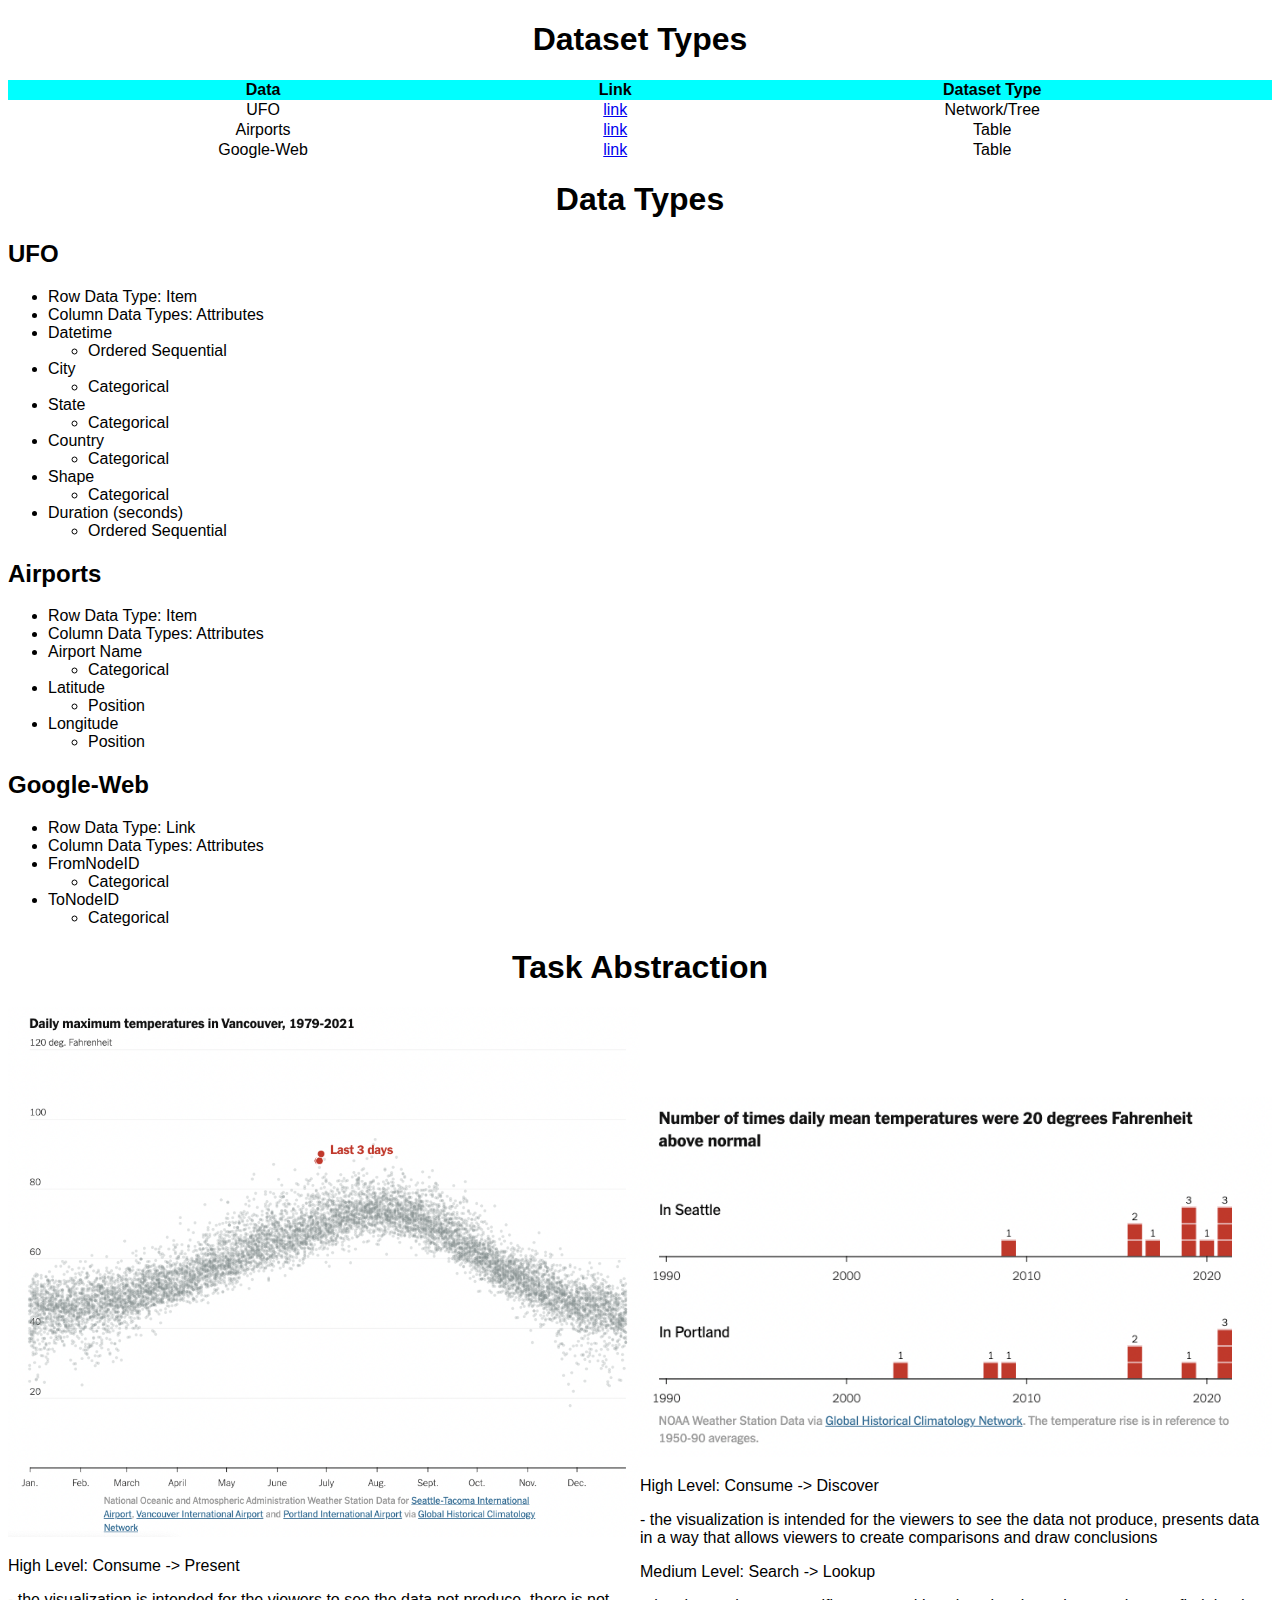
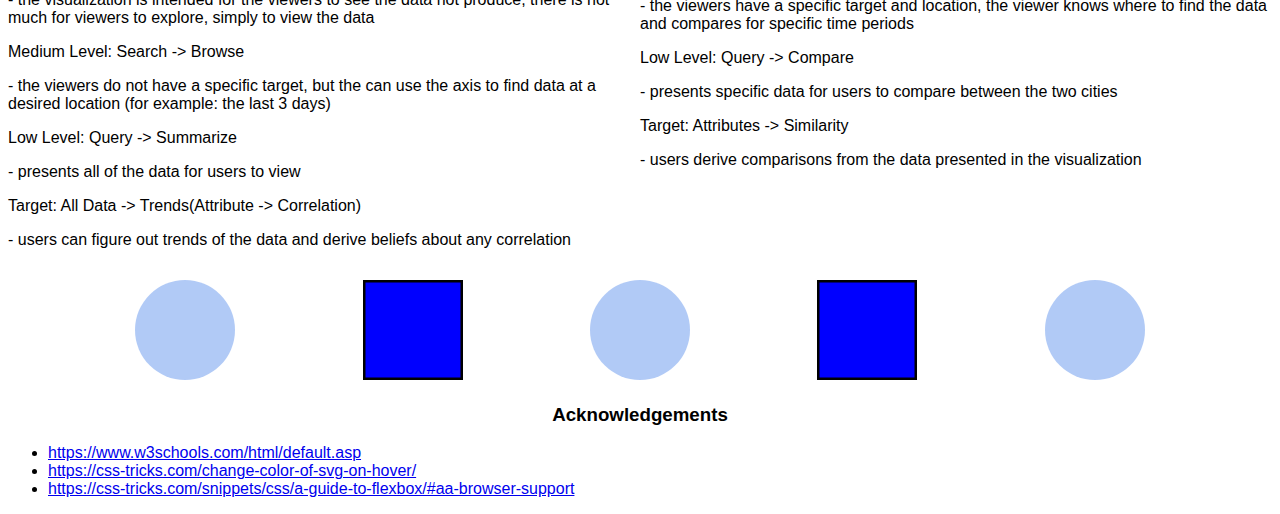
<file: HW2-StaticWebsite/index.html>
<!DOCTYPE html>
<html> 

<head>
    <link rel="stylesheet" href="style.css">
    <meta charset=utf-8/>
    <title>hw-02</title>
</head>

<body>

    <div id="data-abstraction">
        <div class="info">
            <h1 class="center">Dataset Types</h1>
            <table id="dstypes">
                <tr id="headrow">
                    <th>Data</th>
                    <th>Link</th>
                    <th>Dataset Type</th>
                </tr>
                <tr class="center">
                    <td>UFO</td>
                    <td><a href= data/UFO.csv target="_blank">link</a></td>
                    <td>Network/Tree</td>
                </tr>
                <tr class="center">
                    <td>Airports</td>
                    <td><a href= data/Airports.csv target="_blank">link</a></td>
                    <td>Table</td>
                </tr>
                <tr class="center">
                    <td>Google-Web</td>
                    <td><a href= data/Google-Web.txt target="_blank">link</a></td>
                    <td>Table</td>
                </tr>
            </table>
        </div>

        <div class="info">
            <h1 class="center">Data Types</h1>
            <h2>UFO</h2>
            <ul>
                <li>Row Data Type: Item</li>
                <li>Column Data Types: Attributes</li>
                <li>Datetime</li>
                <ul>
                <li style="list-style-type:circle">Ordered Sequential</li>
                </ul>
                <li>City</li>
                <ul>
                <li style="list-style-type:circle">Categorical</li>
                </ul>
                <li>State</li>
                <ul>
                <li style="list-style-type:circle">Categorical</li>
                </ul>
                <li>Country</li>
                <ul>
                <li style="list-style-type:circle">Categorical</li>
                </ul>
                <li>Shape</li>
                <ul>
                <li style="list-style-type:circle">Categorical</li>
                </ul>
                <li>Duration (seconds)</li>
                <ul>
                <li style="list-style-type:circle">Ordered Sequential</li>
                </ul>
            </ul>
            <h2>Airports</h2>
            <ul>
                <li>Row Data Type: Item</li>
                <li>Column Data Types: Attributes</li>
                <li>Airport Name</li>
                <ul>
                    <li style="list-style-type:circle">Categorical</li>
                </ul>
                <li>Latitude</li>
                <ul>
                    <li style="list-style-type:circle">Position</li>
                </ul>
                <li>Longitude</li>
                <ul>
                <li style="list-style-type:circle">Position</li>
                </ul>
            </ul>
            <h2>Google-Web</h2>
            <ul>
                <li>Row Data Type: Link</li>
                <li>Column Data Types: Attributes</li>
                <li>FromNodeID</li>
                <ul>
                <li style="list-style-type:circle">Categorical</li>
                </ul>
                <li>ToNodeID</li>
                <ul>
                <li style="list-style-type:circle">Categorical</li>
                </ul>
            </ul>
        </div>
    </div>

    <div id="task-abstraction">
        <h1 class="center">Task Abstraction</h1>
        <div class="Parent">
            <div class="child1">
                <img src="img/vis1.png">
                <p>High Level: Consume -> Present </p>
                <p>- the visualization is intended for the viewers to see the data not produce, there is not much for viewers to explore, simply to view the data </p>
                <p>Medium Level: Search -> Browse</p>
                <p>- the viewers do not have a specific target, but the can use the axis to find data at a desired location (for example: the last 3 days)</p>
                <p>Low Level: Query -> Summarize</p>
                <p>- presents all of the data for users to view</p>
                <p>Target: All Data -> Trends(Attribute -> Correlation)</p>
                <p>- users can figure out trends of the data and derive beliefs about any correlation</p>
            </div>
            <div class="child2">
                <img src="img/vis2.png">
                <p>High Level: Consume -> Discover</p>
                <p>- the visualization is intended for the viewers to see the data not produce, presents data in a way that allows viewers to create comparisons and draw conclusions </p>
                <p>Medium Level: Search -> Lookup</p>
                <p>- the viewers have a specific target and location, the viewer knows where to find the data and compares for specific time periods</p>
                <p>Low Level: Query -> Compare</p>
                <p>- presents specific data for users to compare between the two cities</p>
                <p>Target: Attributes -> Similarity</p>
                <p>- users derive comparisons from the data presented in the visualization</p>
            </div>
    </div>

    <div id="decoration">
        <svg width="110" height="110">
            <circle class="circle" cx="55" cy="55" r="50" fill="cornflowerblue" fill-opacity= "0.5"/>
        </svg>
        <svg width="100" height="100">
            <rect class="square" width="100" height="100" fill="blue"/>
        </svg>
        <svg width="110" height="110">
            <circle class="circle" cx="55" cy="55" r="50" fill="cornflowerblue" fill-opacity= "0.5"/>
        </svg>
        <svg width="100" height="100">
            <rect class="square" width="100" height="100" fill="blue" stroke-width:5px stroke:rgb(0,0,0)/>
        </svg>
        <svg width="110" height="110">
            <circle class="circle" cx="55" cy="55" r="50" fill="cornflowerblue" fill-opacity= "0.5"/>
        </svg>
    </div>

    <h3 class="center">Acknowledgements</h3>
    <div id="acknowledgements">
        <ul>
        <li><a href=https://www.w3schools.com/html/default.asp  target="_blank">https://www.w3schools.com/html/default.asp</a></li>
        <li><a href=https://css-tricks.com/change-color-of-svg-on-hover/  target="_blank">https://css-tricks.com/change-color-of-svg-on-hover/</a></li>
        <li><a href=https://css-tricks.com/snippets/css/a-guide-to-flexbox/#aa-browser-support  target="_blank">https://css-tricks.com/snippets/css/a-guide-to-flexbox/#aa-browser-support</a></li>
        </ul>
    </div>
    
</body>

</html>
</file>
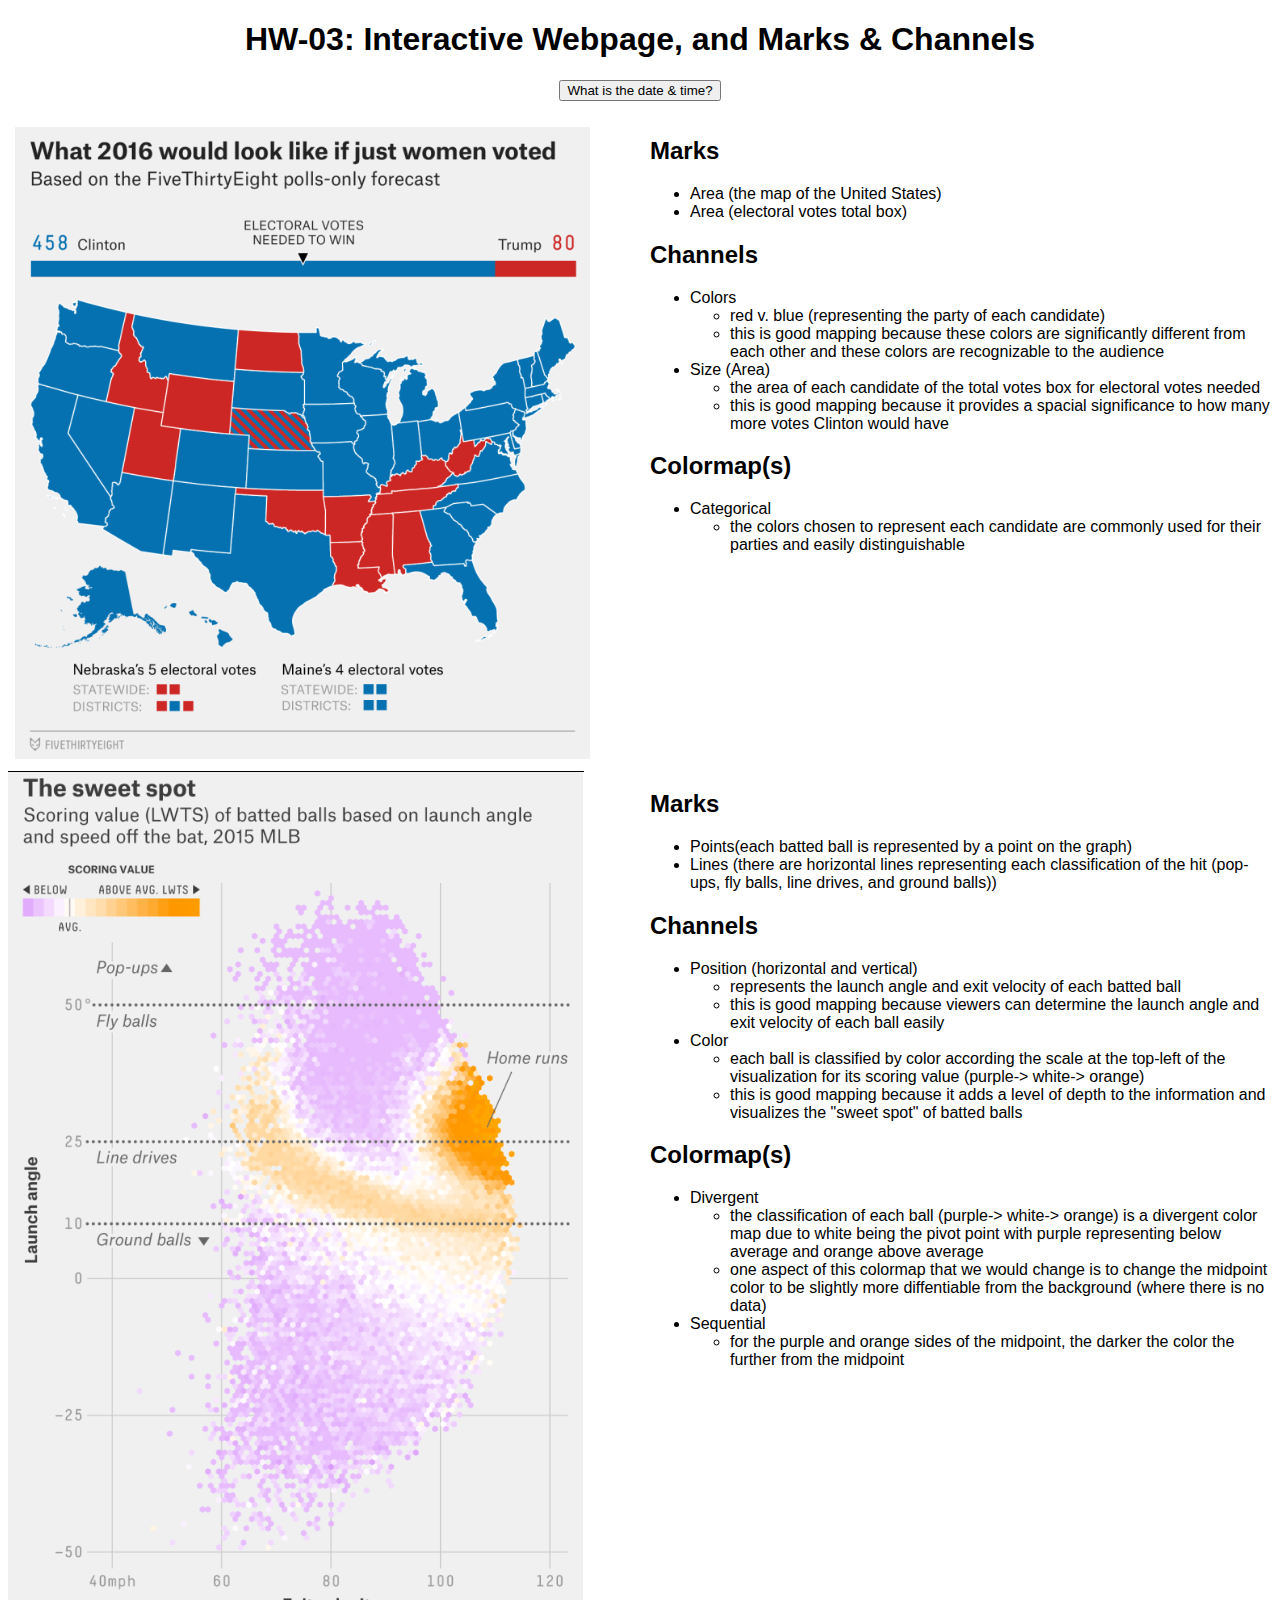
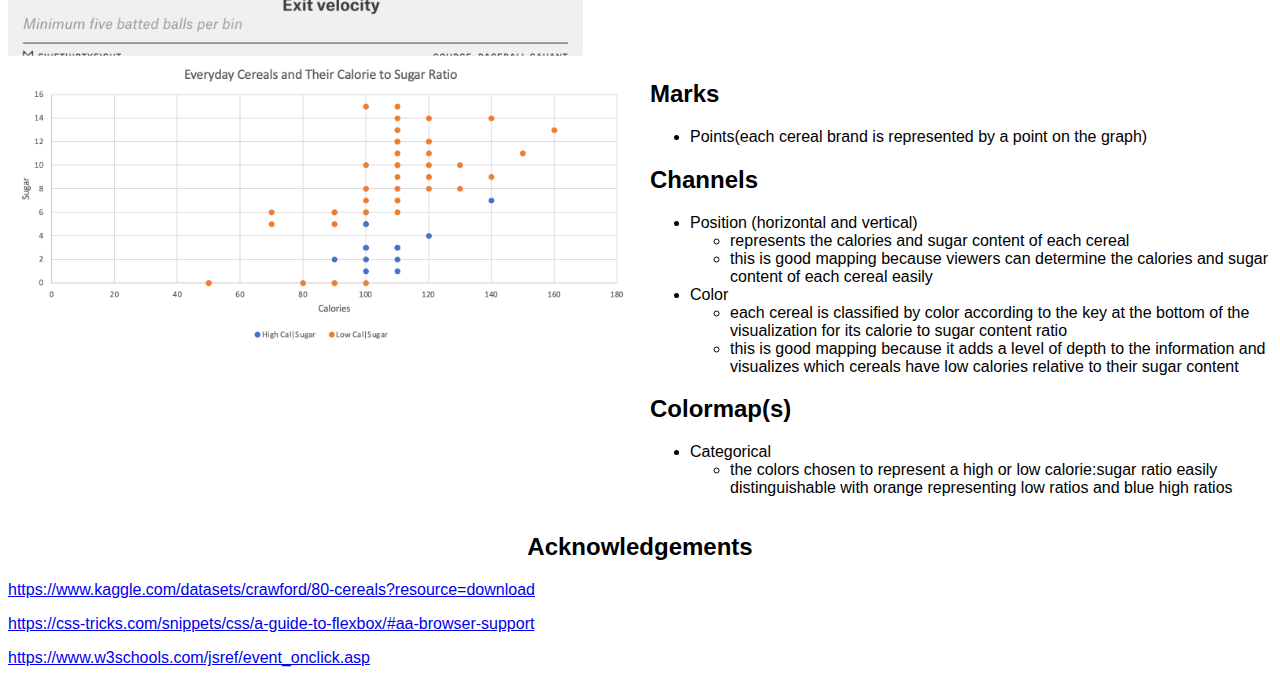
<file: HW3-InteractiveWesbite/index.html>
<!DOCTYPE html>
<html> 

<head>
    <link rel="stylesheet" href="style.css">
    <meta charset=utf-8/>
    <title>HW-03</title>
</head>

<body>
<h1 class="center">HW-03: Interactive Webpage, and Marks & Channels</h1>
<div class="center">
    <button type="button" onclick="GetDate()">What is the date & time?</button>
</div>
<div id="button-div" class="center">
    <p></p>
</div>

<div class="main">
    <div class="parent">
        <div class="image">
            <img src="img/vis1.png">
        </div>
        <div class="text">
            <h2>Marks</h2>
            <ul>
                <li>Area (the map of the United States)</li>
                <li>Area (electoral votes total box)</li>
            </ul>
            <h2>Channels</h2>
            <ul>
                <li>Colors</li>
                <ul>
                    <li>red v. blue (representing the party of each candidate)</li>
                    <li>this is good mapping because these colors are significantly different from each other and these colors are recognizable to the audience</li>
                </ul>
                <li>Size (Area)</li>
                <ul>
                    <li>the area of each candidate of the total votes box for electoral votes needed</li>
                    <li>this is good mapping because it provides a spacial significance to how many more votes Clinton would have</li>
                </ul>
            </ul>
            <h2>Colormap(s)</h2>
            <ul>
                <li>Categorical</li>
                <ul>
                    <li>the colors chosen to represent each candidate are commonly used for their parties and easily distinguishable</li>
                </ul>
            </ul>
        </div>
    </div>
    <div class="parent">
        <div class="image">
            <img src="img/vis2.png">
        </div>
        <div class="text">
            <h2>Marks</h2>
            <ul>
                <li>Points(each batted ball is represented by a point on the graph)</li>
                <li>Lines (there are horizontal lines representing each classification of the hit (pop-ups, fly balls, line drives, and ground balls)) </li>
            </ul>
            <h2>Channels</h2>
            <ul>
                <li>Position (horizontal and vertical)</li>
                <ul>
                    <li>represents the launch angle and exit velocity of each batted ball</li>
                    <li>this is good mapping because viewers can determine the launch angle and exit velocity of each ball easily</li>
                </ul>
                <li>Color</li>
                <ul>
                    <li>each ball is classified by color according the scale at the top-left of the visualization for its scoring value (purple-> white-> orange)</li>
                    <li>this is good mapping because it adds a level of depth to the information and visualizes the "sweet spot" of batted balls</li>
                </ul>
            </ul>
            <h2>Colormap(s)</h2>
            <ul>
                <li>Divergent</li>
                <ul>
                    <li>the classification of each ball (purple-> white-> orange) is a divergent color map due to white being the pivot point with purple representing below average and orange above average</li>
                    <li>one aspect of this colormap that we would change is to change the midpoint color to be slightly more diffentiable from the background (where there is no data)</li>
                </ul>
                <li>Sequential</li>
                <ul>
                    <li>for the purple and orange sides of the midpoint, the darker the color the further from the midpoint</li>
                </ul>
            </ul>
        </div>
    </div>
    <div class="parent">
        <div class="image">
            <img src="img/vis3.png">
        </div>
        <div class="text">
            <h2>Marks</h2>
            <ul>
                <li>Points(each cereal brand is represented by a point on the graph)</li>
            </ul>
            <h2>Channels</h2>
            <ul>
                <li>Position (horizontal and vertical)</li>
                <ul>
                    <li>represents the calories and sugar content of each cereal</li>
                    <li>this is good mapping because viewers can determine the calories and sugar content of each cereal easily</li>
                </ul>
                <li>Color</li>
                <ul>
                    <li>each cereal is classified by color according to the key at the bottom of the visualization for its calorie to sugar content ratio</li>
                    <li>this is good mapping because it adds a level of depth to the information and visualizes which cereals have low calories relative to their sugar content</li>
                </ul>
            </ul>
            <h2>Colormap(s)</h2>
            <ul>
                <li>Categorical</li>
                <ul>
                    <li>the colors chosen to represent a high or low calorie:sugar ratio easily distinguishable with orange representing low ratios and blue high ratios</li>
                </ul>
            </ul>
        </div>
    </div>
</div>

<h2 class="center">Acknowledgements</h2>
<p><a href="https://www.kaggle.com/datasets/crawford/80-cereals?resource=download"  target="_blank">https://www.kaggle.com/datasets/crawford/80-cereals?resource=download</a></p>
<p><a href=https://css-tricks.com/snippets/css/a-guide-to-flexbox/#aa-browser-support  target="_blank">https://css-tricks.com/snippets/css/a-guide-to-flexbox/#aa-browser-support</a></p>
<p><a href=https://www.w3schools.com/jsref/event_onclick.asp  target="_blank">https://www.w3schools.com/jsref/event_onclick.asp</a></p>
</body>

<script src="main.js"></script>   
</html>
</file>
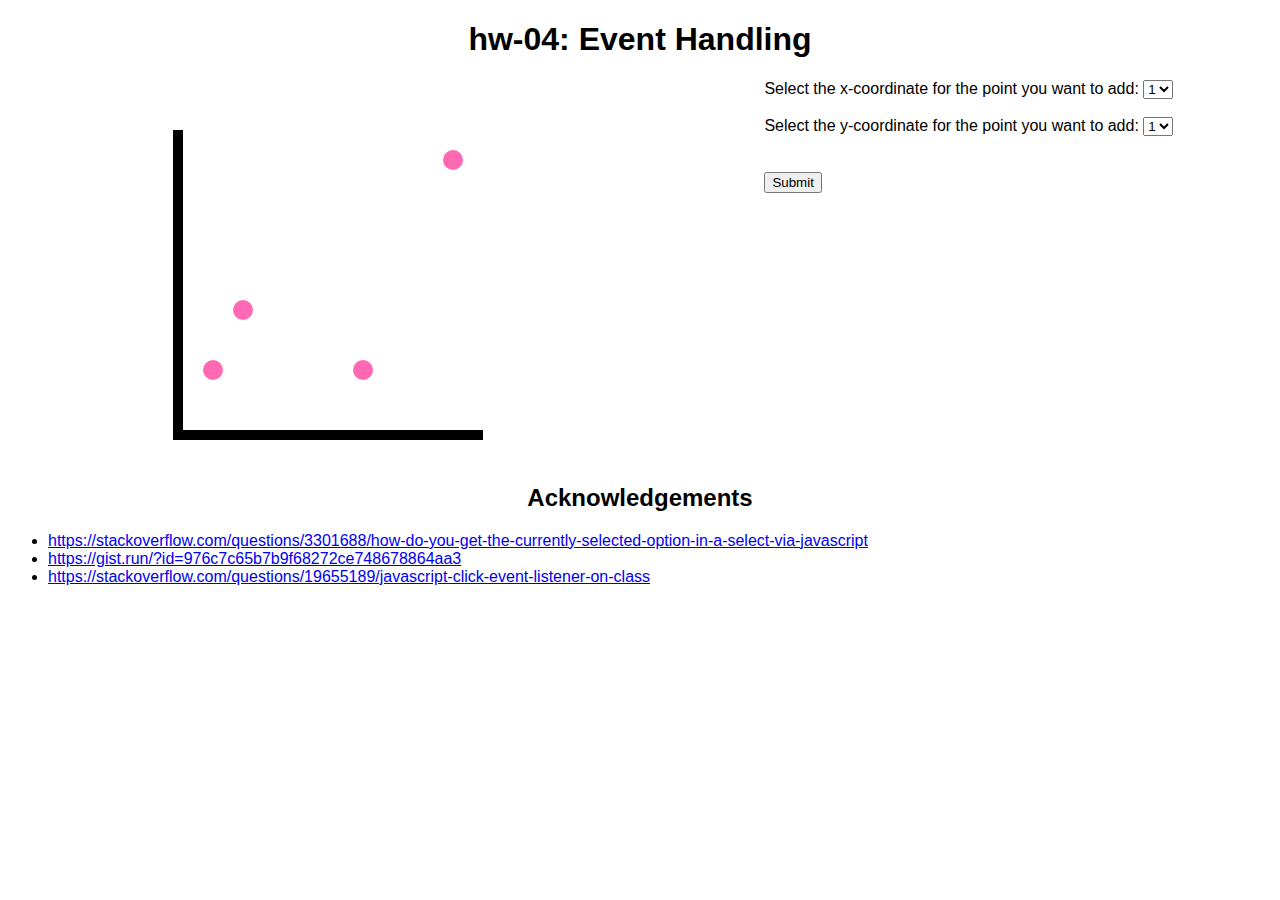
<file: HW4-EventHandling/index.html>
<!DOCTYPE html>
<html> 

<head>
    <meta charset=utf-8/>

    <!-- CSS for styling -->
    <link rel="stylesheet" href="style.css">

    <!-- add title -->
    <title>HW-04</title>
</head>


<body>

    <h1 class="center">hw-04: Event Handling</h1>

    <div class="parent">
        <div id="left">
            <svg id="frame">
                <rect class='axis' x="90" y="50" width="10px" height="310px"/>
                <rect class='axis' x="90" y="350" width="310px" height="10px"/>
              
                <!-- (9,9)-->
                <circle class="point" cx="370" cy="80" r="10"/>
               
                <!-- (6,2)-->
                <circle class="point" cx="280" cy="290" r="10"/>

                <!-- (2,4)-->
                <circle class="point" cx="160" cy="230" r="10"/>
               
                <!-- (1,2)-->
                <circle class="point" cx="130" cy="290" r="10"/>

            </svg>
        </div>

        <div id="right">
            <form id="choose-cords">
                <label for="x">Select the x-coordinate for the point you want to add:</label>
                <select name="x" id="x">
                    <option value="1">1</option>
                    <option value="2">2</option>
                    <option value="3">3</option>
                    <option value="4">4</option>
                    <option value="5">5</option>
                    <option value="6">6</option>
                    <option value="7">7</option>
                    <option value="8">8</option>
                    <option value="9">9</option>
                </select>
            <br><br>
                <label for="y">Select the y-coordinate for the point you want to add:</label>
                <select name="y" id="y">
                    <option value="1">1</option>
                    <option value="2">2</option>
                    <option value="3">3</option>
                    <option value="4">4</option>
                    <option value="5">5</option>
                    <option value="6">6</option>
                    <option value="7">7</option>
                    <option value="8">8</option>
                    <option value="9">9</option>
                </select>
            </form>
            <br><br>
            <button type="button" id="subButton">Submit</button>
            <br><br>
             <!-- div for coordinate text -->
            <div id="coords"> 
            </div>
        </div>

    </div>

    <h2 class="center">Acknowledgements</h2>
    <div> 
        <ul>
            <li><a href="https://stackoverflow.com/questions/3301688/how-do-you-get-the-currently-selected-option-in-a-select-via-javascript"  target="_blank">https://stackoverflow.com/questions/3301688/how-do-you-get-the-currently-selected-option-in-a-select-via-javascript</a></li>
            <li><a href=https://gist.run/?id=976c7c65b7b9f68272ce748678864aa3 target="_blank">https://gist.run/?id=976c7c65b7b9f68272ce748678864aa3</a></li>
            <li><a href=https://stackoverflow.com/questions/19655189/javascript-click-event-listener-on-class  target="_blank">https://stackoverflow.com/questions/19655189/javascript-click-event-listener-on-class</a></li>
        </ul>
    </div>


<!-- js file for functionality -->
<script src="main.js"></script>

</body>

</html>
</file>
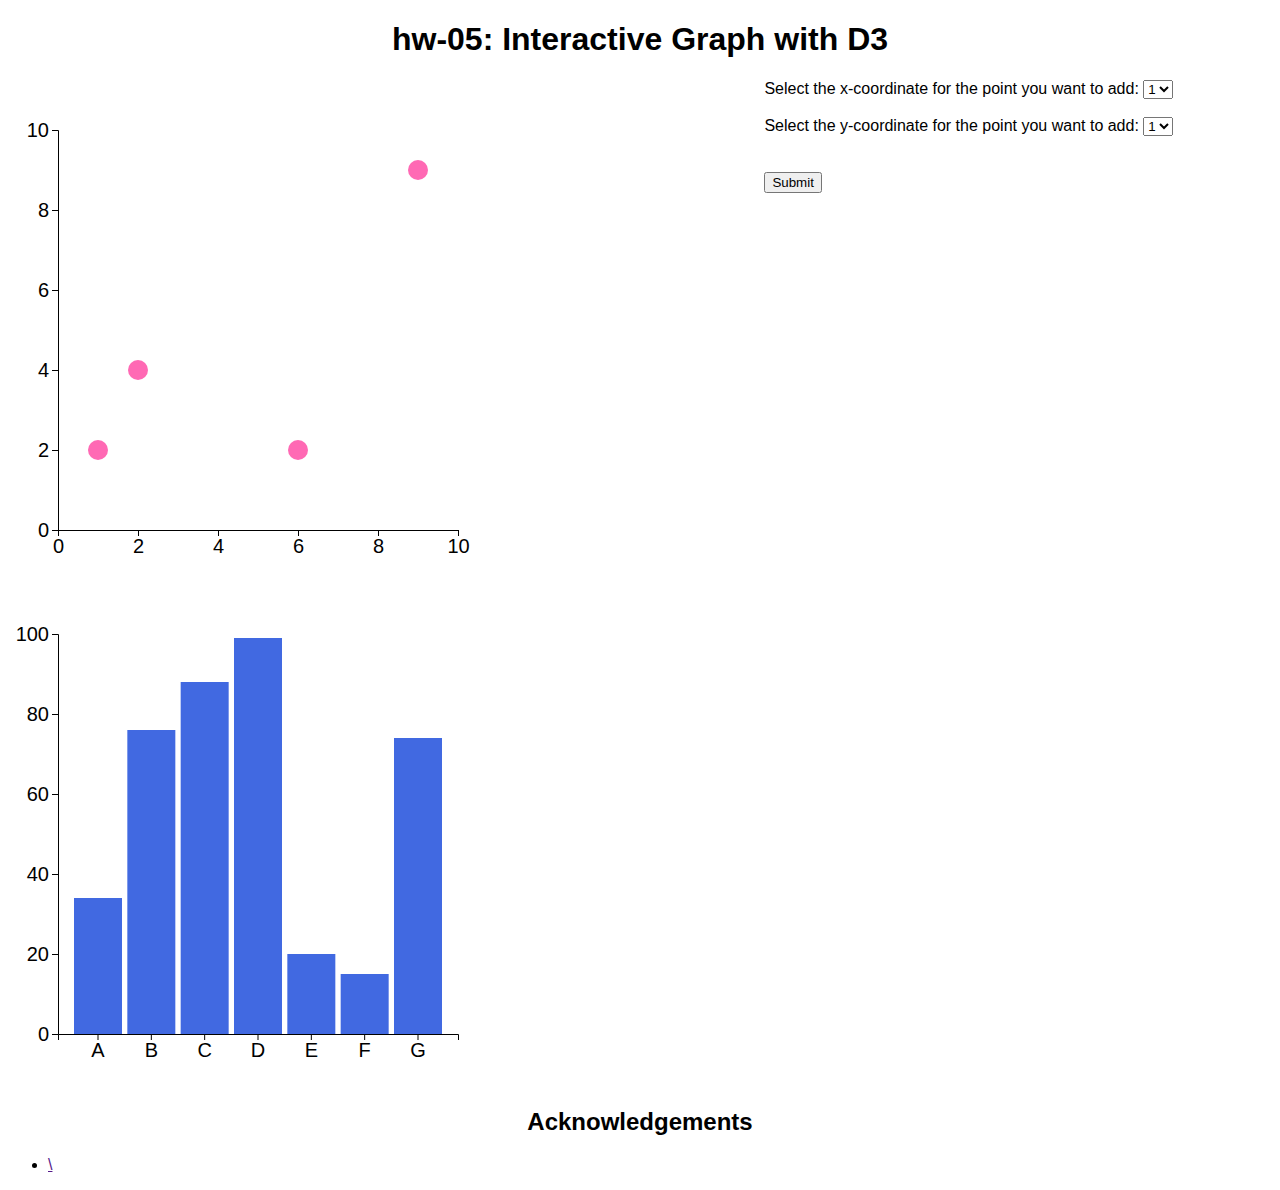
<file: HW5-BindingData/index.html>
<!DOCTYPE html>
<html> 

<head>
    <meta charset=utf-8/>
    <link rel="stylesheet" href="style.css">
    <script src="js/d3.v6.1.1/d3.min.js"></script>
    <title>hw-05</title>
</head>


<body>
    <h1 class="center">hw-05: Interactive Graph with D3</h1>

    <div id="parent">
        <div id="left">
            <div id ="vis-scatter"></div>
            <div id ="vis-bar"></div>
        </div>

        <div id="right">
            <form id="choose-cords">
                <label for="x">Select the x-coordinate for the point you want to add:</label>
                <select name="x" id="x">
                    <option value="1">1</option>
                    <option value="2">2</option>
                    <option value="3">3</option>
                    <option value="4">4</option>
                    <option value="5">5</option>
                    <option value="6">6</option>
                    <option value="7">7</option>
                    <option value="8">8</option>
                    <option value="9">9</option>
                </select>
            <br><br>
                <label for="y">Select the y-coordinate for the point you want to add:</label>
                <select name="y" id="y">
                    <option value="1">1</option>
                    <option value="2">2</option>
                    <option value="3">3</option>
                    <option value="4">4</option>
                    <option value="5">5</option>
                    <option value="6">6</option>
                    <option value="7">7</option>
                    <option value="8">8</option>
                    <option value="9">9</option>
                </select>
            </form>
            <br><br>
            <button type="button" id="subButton">Submit</button>
            <br><br>
             <!-- div for coordinate text -->
            <div id="coords"> 
            </div>
        </div>

    </div>

    <h2 class="center">Acknowledgements</h2>
    <div> 
        <ul>
            <li><a href=""  target="_blank">\</a></li>
        </ul>
    </div>

    <script src="js/main.js"></script>
</body>

</html>
</file>
<file: HW2-StaticWebsite/style.css>
body {
    font-family: Arial;
}

.center {
    text-align: center;
}

#dstypes {
    width: 100%;
    border-collapse: collapse;
}

#headrow {
    background-color: aqua;
}

.Parent {
    display: flex;
    flex-direction: row;
    align-items: center;
    object-fit: contain;
}

.child1 {
    color: #000000;
    object-fit: contain;
    width: 50%;
    padding-bottom: 10px;
    
}

.child2 {
    color: #000000;
    object-fit: contain;
    width: 50%;

}

img {
    object-fit: contain;
    max-width: 100%;
}

#decoration {
    display: flex;
    justify-content: space-evenly;
    align-items: center;
}

.square:hover {
    fill: crimson;
}

.square {
    stroke-width: 5px;
    stroke: black;
}

.circle:hover {
    stroke-width: 5px;
    stroke: black;
}
</file>
<file: HW3-InteractiveWesbite/style.css>
html {
    font-family: Arial;
}

.center {
    text-align: center;
}

.main {
    display: flex;
    flex-direction: column;
    align-items: center;
    object-fit: contain;
}

.parent {
    display: flex;
    flex-direction: row;
    object-fit: contain;
}

.image {
    width: 50%;
    padding-right: 10px;
    object-fit: contain;
}

.text {
    width: 50%;
    padding-left: 10px;
}

img {
    max-width: 100%;
    align-items: center;
}
</file>
<file: HW4-EventHandling/style.css>
body {
    font-family: Arial; 
}

.center {
    text-align: center;
}

.parent {
    display: flex;
    flex-direction: row;
    object-fit: contain;
}

#left {
    width: 60%;
    padding-right: 10px;
    object-fit: contain;
}

#right {
    width: 40%;
    padding-right: 10px;
    object-fit: contain;
}


#frame {
    width: 500px;
    height: 380px;
    margin-left: 10%;
}

.point {
    fill:hotpink;
}

.point:hover {
    fill:deeppink;
}

.borderPoint {
    fill:hotpink;
    stroke-width: 5px;
    stroke: black;
}

.borderPoint:hover {
    fill:deeppink;
    stroke-width: 5px;
    stroke: black;
}

.axis {
    fill: black;
}
</file>
<file: HW5-BindingData/style.css>
body {
    font-family: Arial;
}

.center {
    text-align: center;
}

#parent {
    display: flex;
    flex-direction: row;
    object-fit: contain;
}

#left {
    width: 60%;
    padding-right: 10px;
    object-fit: contain;
}

#right {
    width: 40%;
    padding-right: 10px;
    object-fit: contain;
}

.point {
    fill:hotpink;
}

.point:hover {
    fill:deeppink;
}

.borderPoint {
    fill:hotpink;
    stroke-width: 5px;
    stroke: black;
}

.borderPoint:hover {
    fill:deeppink;
    stroke-width: 5px;
    stroke: black;
}

.axis {
    fill: black;
}

.bar {
    fill: royalblue;
}

.tooltip {
  position: absolute;
  background-color: grey;
  border:  solid;
  border-width: 2px;
  border-radius: 5px;
  padding: 5px;
}
</file>
